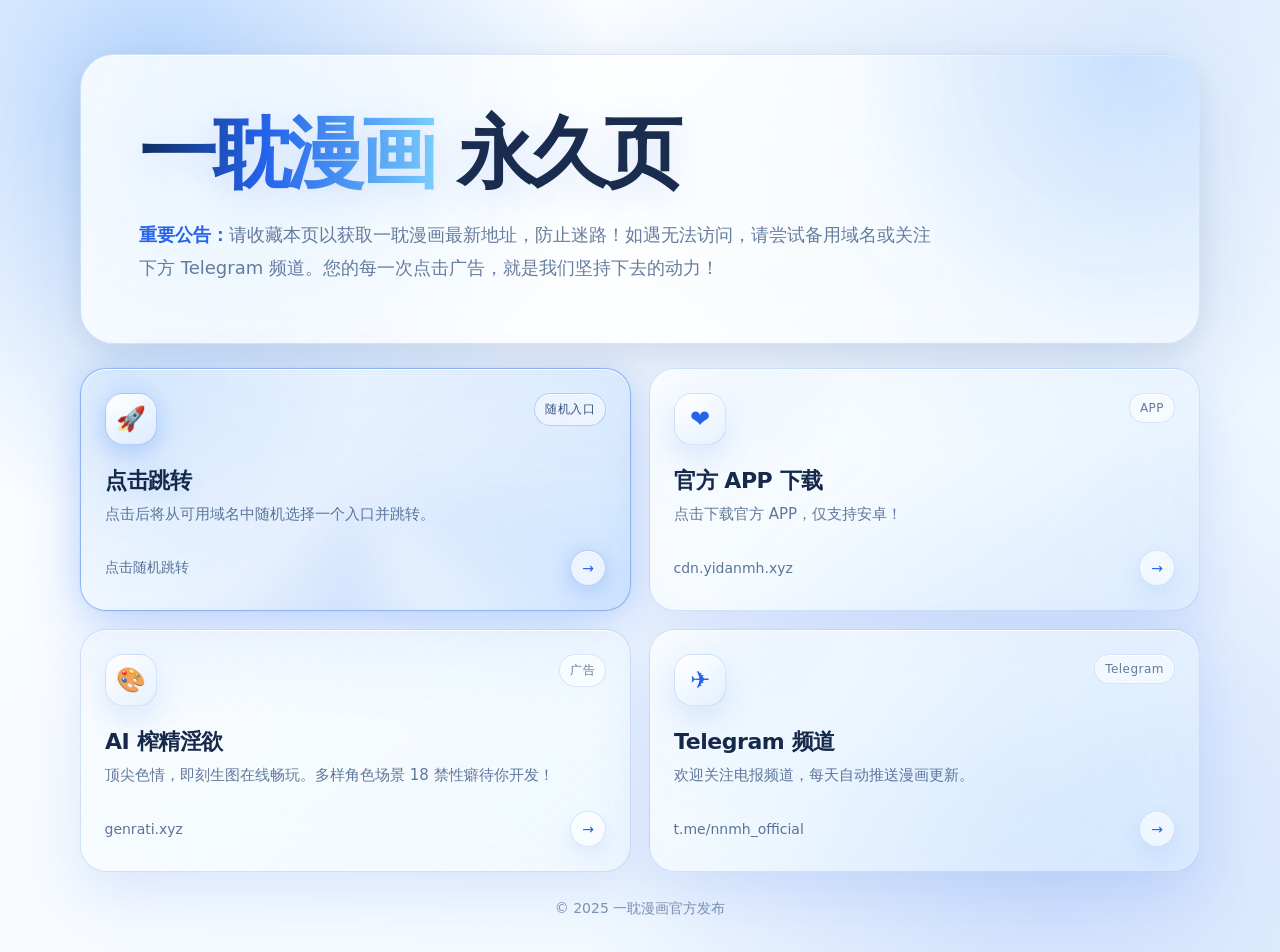
<file: index.html>
<!doctype html>
<html lang="zh-CN">
<head>
  <meta charset="utf-8" />
  <meta name="viewport" content="width=device-width, initial-scale=1, viewport-fit=cover" />
  <meta name="theme-color" content="#f7fbff" />
  <title>一耽漫画永久页</title>
  <style>
    :root {
      color-scheme: light;
      --bg: #f7fbff;
      --bg-soft: #eaf4ff;
      --text: rgba(12, 32, 68, .94);
      --muted: rgba(33, 64, 112, .68);
      --line: rgba(37, 99, 235, .18);
      --glass: rgba(255, 255, 255, .62);
      --glass-strong: rgba(255, 255, 255, .78);
      --accent: #2563eb;
      --accent-light: #60a5fa;
      --accent-soft: rgba(37, 99, 235, .12);
      --glow: rgba(37, 99, 235, .34);
      --glow-strong: rgba(96, 165, 250, .48);
      --radius-xl: 34px;
      --radius-lg: 26px;
      --shadow: 0 24px 90px rgba(31, 91, 180, .14), 0 8px 30px rgba(15, 45, 92, .08);
      --card-shadow: 0 22px 54px rgba(37, 99, 235, .13), inset 0 1px 0 rgba(255, 255, 255, .86);
      --font: ui-sans-serif, system-ui, -apple-system, BlinkMacSystemFont, "Segoe UI", "PingFang SC", "Hiragino Sans GB", "Microsoft YaHei", Arial, sans-serif;
    }

    * { box-sizing: border-box; }

    html { min-height: 100%; background: var(--bg); }

    body {
      min-height: 100vh;
      margin: 0;
      font-family: var(--font);
      color: var(--text);
      overflow-x: hidden;
      background:
        radial-gradient(circle at 12% 8%, rgba(96, 165, 250, .42), transparent 28rem),
        radial-gradient(circle at 90% 0%, rgba(219, 234, 254, .95), transparent 34rem),
        radial-gradient(circle at 82% 88%, rgba(37, 99, 235, .18), transparent 30rem),
        linear-gradient(145deg, #ffffff 0%, var(--bg) 48%, #eef7ff 100%);
    }

    body::before,
    body::after {
      content: "";
      position: fixed;
      inset: 0;
      pointer-events: none;
      z-index: -1;
    }

    body::before {
      opacity: .28;
      background-image:
        linear-gradient(rgba(37, 99, 235, .06) 1px, transparent 1px),
        linear-gradient(90deg, rgba(37, 99, 235, .06) 1px, transparent 1px);
      background-size: 42px 42px;
      mask-image: radial-gradient(circle at 50% 20%, #000, transparent 72%);
    }

    body::after {
      background:
        linear-gradient(118deg, transparent 0 38%, rgba(255, 255, 255, .72) 44%, transparent 52% 100%),
        radial-gradient(circle at 50% 120%, rgba(37, 99, 235, .08), transparent 30rem);
    }

    .page {
      width: min(1120px, calc(100% - 32px));
      margin: 0 auto;
      padding: 54px 0 34px;
      position: relative;
    }

    .hero {
      position: relative;
      border: 1px solid rgba(37, 99, 235, .16);
      border-radius: var(--radius-xl);
      padding: clamp(30px, 5vw, 58px);
      background:
        linear-gradient(145deg, rgba(255,255,255,.86), rgba(255,255,255,.42)),
        radial-gradient(circle at 12% 0%, rgba(96, 165, 250, .26), transparent 34%),
        radial-gradient(circle at 100% 18%, rgba(219, 234, 254, .88), transparent 36%);
      box-shadow: var(--shadow), inset 0 1px 0 rgba(255,255,255,.95);
      backdrop-filter: blur(28px) saturate(145%);
      -webkit-backdrop-filter: blur(28px) saturate(145%);
      overflow: hidden;
      transform: translateZ(0);
    }

    .hero::before {
      content: "";
      position: absolute;
      width: 620px;
      height: 620px;
      right: -240px;
      top: -300px;
      background:
        radial-gradient(circle at 30% 30%, rgba(255,255,255,.9), transparent 12%),
        radial-gradient(circle, rgba(96, 165, 250, .28), transparent 62%);
      filter: blur(.5px);
      opacity: .95;
      animation: liquidFloat 12s ease-in-out infinite alternate;
    }

    h1 {
      position: relative;
      margin: 0;
      font-size: clamp(30px, 8.2vw, 78px);
      line-height: 1.04;
      letter-spacing: -.055em;
      white-space: nowrap;
      text-wrap: normal;
      text-shadow: 0 10px 36px rgba(37, 99, 235, .16);
    }

    .title-gradient {
      background: linear-gradient(92deg, #0f2d5c, var(--accent) 42%, #7dd3fc 100%);
      -webkit-background-clip: text;
      background-clip: text;
      color: transparent;
    }

    .notice {
      position: relative;
      max-width: 800px;
      margin: 24px 0 0;
      color: var(--muted);
      font-size: clamp(15px, 1.9vw, 18px);
      line-height: 1.85;
    }

    .notice strong,
    .notice .strong {
      color: var(--accent);
      font-weight: 800;
    }

    .grid {
      margin: 24px 0 0;
      display: grid;
      grid-template-columns: repeat(12, 1fr);
      gap: 18px;
      perspective: 1000px;
    }

    .card {
      --rx: 0deg;
      --ry: 0deg;
      --mx: 50%;
      --my: 18%;
      --card-image: none;
      position: relative;
      grid-column: span 4;
      min-height: 190px;
      display: flex;
      flex-direction: column;
      justify-content: space-between;
      gap: 22px;
      padding: 24px;
      border: 1px solid var(--line);
      border-radius: var(--radius-lg);
      color: inherit;
      text-decoration: none;
      overflow: hidden;
      isolation: isolate;
      background:
        radial-gradient(circle at var(--mx) var(--my), rgba(255,255,255,.95), transparent 0 16%, transparent 34%),
        linear-gradient(145deg, rgba(255,255,255,.74), rgba(255,255,255,.44) 48%, rgba(219,234,254,.68));
      box-shadow: var(--card-shadow);
      backdrop-filter: blur(26px) saturate(170%);
      -webkit-backdrop-filter: blur(26px) saturate(170%);
      transform: rotateX(var(--rx)) rotateY(var(--ry)) translateY(0) translateZ(0);
      transform-style: preserve-3d;
      transition: transform .26s cubic-bezier(.2,.8,.2,1), border-color .26s ease, box-shadow .26s ease, background .26s ease;
    }

    .card.size-large { grid-column: span 6; }


    /* 随机域名入口：固定优先显示，并用独立动效增强辨识度 */
    .card.random-domain-card {
      order: -1;
      border-color: rgba(37, 99, 235, .42);
      background:
        radial-gradient(circle at var(--mx) var(--my), rgba(255,255,255,.98), transparent 0 18%, transparent 38%),
        radial-gradient(circle at 8% 0%, rgba(96,165,250,.24), transparent 42%),
        linear-gradient(135deg, rgba(255,255,255,.88), rgba(219,234,254,.70) 52%, rgba(191,219,254,.58));
      box-shadow:
        0 24px 62px rgba(37, 99, 235, .20),
        0 0 0 1px rgba(96, 165, 250, .08),
        0 0 28px rgba(96, 165, 250, .20),
        inset 0 1px 0 rgba(255,255,255,.98);
      animation: randomCardGlow 2.6s ease-in-out infinite;
    }

    .card.random-domain-card::before {
      inset: -1px;
      opacity: .72;
      background:
        linear-gradient(115deg,
          transparent 0%,
          transparent 30%,
          rgba(255,255,255,.18) 38%,
          rgba(255,255,255,.92) 47%,
          rgba(125,211,252,.32) 53%,
          transparent 62%,
          transparent 100%);
      background-size: 230% 100%;
      background-position: 130% 0;
      mask-image: none;
      animation: randomCardSheen 3.6s ease-in-out infinite;
    }

    .card.random-domain-card::after {
      inset: -55%;
      opacity: .34;
      filter: blur(24px);
      background:
        conic-gradient(from 0deg,
          transparent 0 18%,
          rgba(96,165,250,.18) 28%,
          rgba(255,255,255,.82) 38%,
          rgba(37,99,235,.24) 48%,
          transparent 61% 100%);
      animation: randomCardOrbit 8s linear infinite;
    }

    .card.random-domain-card:hover,
    .card.random-domain-card:focus-visible {
      border-color: rgba(37, 99, 235, .58);
      box-shadow:
        0 28px 72px rgba(37, 99, 235, .24),
        0 0 38px rgba(96, 165, 250, .28),
        inset 0 1px 0 rgba(255,255,255,1);
    }

    .card.random-domain-card:hover::after,
    .card.random-domain-card:focus-visible::after {
      opacity: .50;
    }

    .random-domain-card .icon {
      border-color: rgba(37,99,235,.30);
      box-shadow:
        0 14px 30px rgba(37,99,235,.18),
        0 0 20px rgba(96,165,250,.20),
        inset 0 1px 0 rgba(255,255,255,.96);
      animation: randomIconFloat 1.8s ease-in-out infinite;
    }

    .random-domain-card .tag {
      color: rgba(15,45,92,.82);
      border-color: rgba(37,99,235,.28);
      background: rgba(239,246,255,.82);
      box-shadow:
        0 0 0 0 rgba(37,99,235,.16),
        inset 0 1px 0 rgba(255,255,255,.96);
      animation: randomTagPulse 1.9s ease-in-out infinite;
    }

    .random-domain-card h2 {
      color: rgba(15,45,92,.98);
      text-shadow: 0 6px 20px rgba(37,99,235,.12);
    }

    .random-domain-card .arrow {
      background: rgba(239,246,255,.90);
      border-color: rgba(37,99,235,.28);
      box-shadow:
        0 10px 24px rgba(37,99,235,.15),
        0 0 18px rgba(96,165,250,.16),
        inset 0 1px 0 rgba(255,255,255,.96);
      animation: randomArrowNudge 1.35s ease-in-out infinite;
    }

    .card.has-image {
      background:
        linear-gradient(145deg, rgba(255,255,255,.34), rgba(239,246,255,.18)),
        var(--card-image) center / cover no-repeat;
      background-blend-mode: soft-light, normal;
    }

    .card::before,
    .card::after {
      content: "";
      position: absolute;
      inset: 0;
      pointer-events: none;
      z-index: -1;
    }

    .card::before {
      background:
        linear-gradient(135deg, rgba(255,255,255,.98), transparent 24% 72%, rgba(219,234,254,.62)),
        radial-gradient(circle at 0 0, var(--glow-strong), transparent 34%),
        radial-gradient(circle at 100% 100%, rgba(37, 99, 235, .18), transparent 31%);
      opacity: .34;
      mask-image: linear-gradient(#000, transparent 90%);
    }

    .card.has-image::before {
      background:
        linear-gradient(135deg, rgba(255,255,255,.22), transparent 30% 76%, rgba(219,234,254,.18)),
        radial-gradient(circle at 0 0, rgba(96,165,250,.18), transparent 28%);
      opacity: .24;
    }

    .card.has-image::after {
      opacity: 0;
    }

    .card::after {
      inset: -45%;
      background: conic-gradient(from 180deg, transparent, rgba(255,255,255,.72), rgba(96, 165, 250, .42), rgba(37, 99, 235, .18), transparent 72%);
      filter: blur(20px);
      opacity: 0;
      transform: rotate(10deg) scale(.92);
      transition: opacity .26s ease, transform .26s ease;
    }

    .card:hover,
    .card:focus-visible {
      border-color: rgba(37, 99, 235, .30);
      box-shadow:
        0 18px 44px rgba(37, 99, 235, .15),
        0 0 22px rgba(96, 165, 250, .18),
        inset 0 1px 0 rgba(255, 255, 255, .96);
      transform: rotateX(var(--rx)) rotateY(var(--ry)) translateY(-3px) translateZ(6px);
    }

    .card:hover::after,
    .card:focus-visible::after {
      opacity: .38;
      transform: rotate(14deg) scale(.96);
    }

    .card:focus-visible {
      outline: 3px solid rgba(37, 99, 235, .28);
      outline-offset: 4px;
    }

    .card-top {
      display: flex;
      align-items: flex-start;
      justify-content: space-between;
      gap: 14px;
      transform: translateZ(10px);
    }

    .icon {
      width: 52px;
      height: 52px;
      display: grid;
      place-items: center;
      flex: 0 0 auto;
      border-radius: 18px;
      background:
        linear-gradient(145deg, rgba(255,255,255,.92), rgba(219,234,254,.58)),
        radial-gradient(circle at 30% 20%, rgba(255,255,255,1), transparent 48%);
      border: 1px solid rgba(37, 99, 235, .16);
      box-shadow: 0 14px 30px rgba(37,99,235,.13), inset 0 1px 0 rgba(255,255,255,.92);
      font-size: 24px;
      color: var(--accent);
      overflow: hidden;
    }

    .icon img {
      width: 100%;
      height: 100%;
      object-fit: cover;
      display: block;
    }

    .tag {
      padding: 7px 10px;
      border-radius: 999px;
      border: 1px solid rgba(37,99,235,.15);
      background: rgba(255,255,255,.56);
      color: rgba(15, 45, 92, .62);
      font-size: 12px;
      letter-spacing: .04em;
      white-space: nowrap;
      box-shadow: inset 0 1px 0 rgba(255,255,255,.9);
    }

    .card h2 {
      margin: 0;
      font-size: 22px;
      line-height: 1.25;
      letter-spacing: -.02em;
      transform: translateZ(12px);
      color: rgba(12, 32, 68, .96);
    }

    .card p {
      margin: 8px 0 0;
      color: rgba(33, 64, 112, .70);
      line-height: 1.7;
      font-size: 15px;
      transform: translateZ(8px);
    }

    .card-bottom {
      display: flex;
      align-items: center;
      justify-content: space-between;
      gap: 14px;
      transform: translateZ(10px);
      color: rgba(33, 64, 112, .72);
      font-size: 14px;
    }

    .arrow {
      width: 36px;
      height: 36px;
      display: grid;
      place-items: center;
      border-radius: 999px;
      color: var(--accent);
      background: rgba(255, 255, 255, .58);
      border: 1px solid rgba(37, 99, 235, .16);
      box-shadow: 0 10px 22px rgba(37,99,235,.10), inset 0 1px 0 rgba(255,255,255,.92);
      transition: transform .28s ease, background .28s ease;
    }

    .card:hover .arrow,
    .card:focus-visible .arrow {
      transform: translateX(2px);
      background: rgba(219, 234, 254, .78);
    }

    .card.disabled {
      cursor: default;
      opacity: .72;
    }

    .card.disabled:hover {
      transform: none;
      border-color: var(--line);
      box-shadow: var(--card-shadow);
    }

    .footer {
      margin: 28px auto 0;
      text-align: center;
      color: rgba(33, 64, 112, .55);
      font-size: 14px;
    }

    .status {
      min-height: 120px;
      grid-column: 1 / -1;
      display: grid;
      place-items: center;
      border: 1px solid var(--line);
      border-radius: var(--radius-lg);
      background: rgba(255,255,255,.58);
      color: var(--muted);
      backdrop-filter: blur(18px);
      -webkit-backdrop-filter: blur(18px);
    }


    @keyframes randomCardGlow {
      0%, 100% {
        box-shadow:
          0 24px 62px rgba(37, 99, 235, .18),
          0 0 0 1px rgba(96, 165, 250, .08),
          0 0 22px rgba(96, 165, 250, .16),
          inset 0 1px 0 rgba(255,255,255,.98);
      }
      50% {
        box-shadow:
          0 28px 70px rgba(37, 99, 235, .24),
          0 0 0 1px rgba(96, 165, 250, .14),
          0 0 36px rgba(96, 165, 250, .28),
          inset 0 1px 0 rgba(255,255,255,1);
      }
    }

    @keyframes randomCardSheen {
      0%, 18% { background-position: 135% 0; opacity: .30; }
      48%, 62% { opacity: .78; }
      82%, 100% { background-position: -135% 0; opacity: .28; }
    }

    @keyframes randomCardOrbit {
      from { transform: rotate(0deg) scale(.94); }
      to { transform: rotate(360deg) scale(.94); }
    }

    @keyframes randomIconFloat {
      0%, 100% { transform: translateY(0) rotate(-2deg); }
      50% { transform: translateY(-5px) rotate(2deg); }
    }

    @keyframes randomTagPulse {
      0%, 100% {
        transform: scale(1);
        box-shadow: 0 0 0 0 rgba(37,99,235,.16), inset 0 1px 0 rgba(255,255,255,.96);
      }
      50% {
        transform: scale(1.035);
        box-shadow: 0 0 0 7px rgba(37,99,235,0), inset 0 1px 0 rgba(255,255,255,.96);
      }
    }

    @keyframes randomArrowNudge {
      0%, 100% { transform: translateX(0); }
      50% { transform: translateX(4px); }
    }

    @keyframes liquidFloat {
      0% { transform: translate3d(0, 0, 0) rotate(0deg) scale(1); border-radius: 44% 56% 62% 38% / 40% 48% 52% 60%; }
      100% { transform: translate3d(-30px, 38px, 0) rotate(16deg) scale(1.08); border-radius: 58% 42% 45% 55% / 56% 46% 54% 44%; }
    }

    @media (max-width: 900px) {
      .page {
        width: min(100% - 24px, 720px);
        padding-top: 22px;
      }

      .grid { gap: 14px; }

      .card,
      .card.size-large {
        grid-column: span 12;
        min-height: 168px;
      }
    }

    @media (max-width: 520px) {
      .hero {
        border-radius: 24px;
        padding: 28px 18px;
      }

      h1 {
        font-size: clamp(28px, 9vw, 36px);
        letter-spacing: -.06em;
      }

      .card {
        padding: 20px;
        border-radius: 22px;
      }

      .card-top { align-items: center; }

      .icon {
        width: 48px;
        height: 48px;
      }
    }

    @media (prefers-reduced-motion: reduce) {
      *, *::before, *::after {
        animation-duration: .01ms !important;
        animation-iteration-count: 1 !important;
        scroll-behavior: auto !important;
        transition-duration: .01ms !important;
      }

      .card,
      .card:hover,
      .card:focus-visible { transform: none; }
    }
  </style>
</head>
<body>
  <main class="page">
    <section class="hero" aria-labelledby="page-title">
      <h1 id="page-title"><span class="title-gradient" data-field="hero-title">一耽漫画</span><span class="hero-title-gap" aria-hidden="true"> </span><span data-field="hero-subtitle">永久页</span></h1>
      <p class="notice" data-field="notice">正在加载页面配置...</p>
    </section>

    <section class="grid" aria-label="访问入口" id="cardGrid">
      <div class="status">正在加载 config.YAML...</div>
    </section>

    <footer class="footer" data-field="footer"></footer>
  </main>

  <script>
    const fallbackConfig = {
      site: {
        title: "一耽漫画永久页",
        hero_title: "一耽漫画",
        hero_subtitle: "永久页",
        notice: "重要公告：请收藏本页以获取一耽漫画最新地址，防止迷路！如遇无法访问，请尝试备用域名或关注下方 Telegram 频道。您的每一次点击广告，就是我们坚持下去的动力！",
        footer: "© 2025 一耽漫画官方发布"
      },
      theme: {
        accent: "#2563eb",
        accent_light: "#60a5fa",
        background: "#f7fbff"
      },
      domains: [],
      cards: []
    };

    function stripYamlComment(line) {
      let single = false;
      let double = false;
      let escaped = false;
      for (let i = 0; i < line.length; i += 1) {
        const char = line[i];
        if (escaped) { escaped = false; continue; }
        if (char === "\\" && double) { escaped = true; continue; }
        if (char === "'" && !double) single = !single;
        if (char === '"' && !single) double = !double;
        if (char === "#" && !single && !double) return line.slice(0, i);
      }
      return line;
    }

    function splitYamlKeyValue(text) {
      let single = false;
      let double = false;
      let escaped = false;
      for (let i = 0; i < text.length; i += 1) {
        const char = text[i];
        if (escaped) { escaped = false; continue; }
        if (char === "\\" && double) { escaped = true; continue; }
        if (char === "'" && !double) single = !single;
        if (char === '"' && !single) double = !double;
        if (char === ":" && !single && !double && (i === text.length - 1 || /\s/.test(text[i + 1]))) {
          return [text.slice(0, i).trim(), text.slice(i + 1).trim()];
        }
      }
      return [text.trim(), ""];
    }

    function parseScalar(value) {
      const raw = value.trim();
      if (raw === "") return "";
      if (raw === "true") return true;
      if (raw === "false") return false;
      if (raw === "null" || raw === "~") return null;
      if ((raw.startsWith('"') && raw.endsWith('"')) || (raw.startsWith("'") && raw.endsWith("'"))) {
        const body = raw.slice(1, -1);
        if (raw[0] === '"') {
          return body
            .replace(/\\n/g, "\n")
            .replace(/\\r/g, "\r")
            .replace(/\\t/g, "\t")
            .replace(/\\"/g, '"')
            .replace(/\\\\/g, "\\");
        }
        return body.replace(/''/g, "'");
      }
      if (/^-?\d+(\.\d+)?$/.test(raw)) return Number(raw);
      return raw;
    }

    function parseSimpleYaml(text) {
      const lines = text
        .replace(/^\uFEFF/, "")
        .split(/\r?\n/)
        .map((line) => stripYamlComment(line))
        .filter((line) => line.trim() !== "")
        .map((line) => ({
          indent: line.match(/^ */)[0].length,
          content: line.trim()
        }));

      let index = 0;

      function parseBlock(indent) {
        if (index >= lines.length) return {};
        const startsArray = lines[index].indent === indent && lines[index].content.startsWith("- ");

        if (startsArray) {
          const array = [];
          while (index < lines.length && lines[index].indent === indent && lines[index].content.startsWith("- ")) {
            let rest = lines[index].content.slice(2).trim();
            index += 1;

            if (rest === "") {
              array.push(parseBlock(indent + 2));
              continue;
            }

            const [firstKey, firstValue] = splitYamlKeyValue(rest);
            const isObjectItem = firstKey !== rest || firstValue !== "";

            if (isObjectItem) {
              const item = {};
              item[firstKey] = firstValue === "" ? parseBlock(indent + 2) : parseScalar(firstValue);

              while (index < lines.length && lines[index].indent > indent) {
                const line = lines[index];
                if (line.indent === indent + 2 && !line.content.startsWith("- ")) {
                  const [key, value] = splitYamlKeyValue(line.content);
                  index += 1;
                  item[key] = value === "" ? parseBlock(indent + 4) : parseScalar(value);
                } else {
                  break;
                }
              }
              array.push(item);
            } else {
              array.push(parseScalar(rest));
            }
          }
          return array;
        }

        const object = {};
        while (index < lines.length && lines[index].indent === indent && !lines[index].content.startsWith("- ")) {
          const [key, value] = splitYamlKeyValue(lines[index].content);
          index += 1;
          object[key] = value === "" ? parseBlock(indent + 2) : parseScalar(value);
        }
        return object;
      }

      return parseBlock(0);
    }

    function normalizeConfig(config) {
      return {
        site: { ...fallbackConfig.site, ...(config.site || {}) },
        theme: { ...fallbackConfig.theme, ...(config.theme || {}) },
        domains: Array.isArray(config.domains) ? config.domains : [],
        cards: Array.isArray(config.cards) ? config.cards : []
      };
    }

    function applyTheme(theme) {
      const root = document.documentElement;
      if (theme.accent) root.style.setProperty("--accent", theme.accent);
      if (theme.accent_light) root.style.setProperty("--accent-light", theme.accent_light);
      if (theme.background) root.style.setProperty("--bg", theme.background);
      const meta = document.querySelector('meta[name="theme-color"]');
      if (meta && theme.background) meta.setAttribute("content", theme.background);
    }

    function setText(selector, value) {
      const node = document.querySelector(selector);
      if (node) node.textContent = value || "";
    }

    function renderNotice(text) {
      const notice = document.querySelector('[data-field="notice"]');
      if (!notice) return;
      notice.textContent = text || "";
      const value = notice.textContent;
      const marker = "重要公告：";
      if (value.startsWith(marker)) {
        notice.textContent = "";
        const strong = document.createElement("strong");
        strong.textContent = marker;
        notice.append(strong, value.slice(marker.length));
      }
    }

    function normalizeDomainUrl(value) {
      const raw = String(value || "").trim();
      if (!raw) return "";

      const candidate = /^https?:\/\//i.test(raw) ? raw : `https://${raw}`;
      try {
        const url = new URL(candidate);
        if (!url.hostname || !["http:", "https:"].includes(url.protocol)) return "";
        return url.href;
      } catch (error) {
        console.warn("已忽略无效域名：", raw);
        return "";
      }
    }

    function getDomainPool(domains) {
      if (!Array.isArray(domains)) return [];
      return domains.map(normalizeDomainUrl).filter(Boolean);
    }

    function makeCard(card, domains = []) {
      const isRandomDomain = card.action === "random_domain";
      const domainPool = isRandomDomain ? getDomainPool(domains) : [];
      const disabled = Boolean(card.disabled) || (isRandomDomain ? domainPool.length === 0 : !card.href);
      const element = disabled ? document.createElement("article") : document.createElement("a");
      element.className = "card";
      if (isRandomDomain) element.classList.add("random-domain-card");
      if (card.size === "large") element.classList.add("size-large");
      if (disabled) element.classList.add("disabled");

      if (!disabled && isRandomDomain) {
        element.href = "#";
        element.addEventListener("click", (event) => {
          event.preventDefault();
          const target = domainPool[Math.floor(Math.random() * domainPool.length)];
          if (target) window.location.assign(target);
        });
      } else if (!disabled) {
        element.href = card.href;
        element.target = "_blank";
        element.rel = "noopener noreferrer";
      } else {
        element.setAttribute("aria-label", card.title || "未命名卡片");
      }

      if (card.background_image) {
        element.classList.add("has-image");
        element.style.setProperty("--card-image", `url("${String(card.background_image).replace(/"/g, "\\\"")}")`);
      }

      const top = document.createElement("div");
      top.className = "card-top";

      const icon = document.createElement("span");
      icon.className = "icon";
      icon.setAttribute("aria-hidden", "true");
      if (card.icon_image) {
        const img = document.createElement("img");
        img.src = card.icon_image;
        img.alt = "";
        icon.appendChild(img);
      } else {
        icon.textContent = card.icon || "•";
      }

      const tag = document.createElement("span");
      tag.className = "tag";
      tag.textContent = card.tag || "LINK";
      top.append(icon, tag);

      const content = document.createElement("div");
      const title = document.createElement("h2");
      title.textContent = card.title || "未命名卡片";
      const description = document.createElement("p");
      description.textContent = card.description || "";
      content.append(title, description);

      const bottom = document.createElement("div");
      bottom.className = "card-bottom";
      const meta = document.createElement("span");
      meta.textContent = card.meta || (card.href ? card.href.replace(/^https?:\/\//, "").replace(/\/$/, "") : "");
      const arrow = document.createElement("span");
      arrow.className = "arrow";
      arrow.setAttribute("aria-hidden", "true");
      arrow.textContent = disabled ? "…" : "→";
      bottom.append(meta, arrow);

      element.append(top, content, bottom);
      return element;
    }

    function bindCardMotion() {
      const cards = document.querySelectorAll(".card:not(.disabled)");
      const reduceMotion = window.matchMedia("(prefers-reduced-motion: reduce)").matches;
      if (reduceMotion) return;

      cards.forEach((card) => {
        card.addEventListener("pointermove", (event) => {
          const rect = card.getBoundingClientRect();
          const x = event.clientX - rect.left;
          const y = event.clientY - rect.top;
          const px = x / rect.width;
          const py = y / rect.height;
          const rotateY = (px - .5) * 3;
          const rotateX = (.5 - py) * 3;
          card.style.setProperty("--rx", `${rotateX.toFixed(2)}deg`);
          card.style.setProperty("--ry", `${rotateY.toFixed(2)}deg`);
          card.style.setProperty("--mx", `${(px * 100).toFixed(1)}%`);
          card.style.setProperty("--my", `${(py * 100).toFixed(1)}%`);
        });

        card.addEventListener("pointerleave", () => {
          card.style.setProperty("--rx", "0deg");
          card.style.setProperty("--ry", "0deg");
          card.style.setProperty("--mx", "50%");
          card.style.setProperty("--my", "18%");
        });
      });
    }

    function renderSite(rawConfig) {
      const config = normalizeConfig(rawConfig || {});
      const grid = document.getElementById("cardGrid");
      applyTheme(config.theme);

      document.title = config.site.title;
      setText('[data-field="hero-title"]', config.site.hero_title);
      setText('[data-field="hero-subtitle"]', config.site.hero_subtitle);
      setText('[data-field="footer"]', config.site.footer);
      renderNotice(config.site.notice);

      grid.textContent = "";
      if (!config.cards.length) {
        const status = document.createElement("div");
        status.className = "status";
        status.textContent = "config.YAML 中暂未配置任何卡片。";
        grid.appendChild(status);
      } else {
        config.cards.forEach((card) => grid.appendChild(makeCard(card || {}, config.domains)));
      }
      bindCardMotion();
    }

    async function loadConfig() {
      try {
        const response = await fetch("./config.YAML", { cache: "no-store" });
        if (!response.ok) throw new Error(`HTTP ${response.status}`);
        const text = await response.text();
        renderSite(parseSimpleYaml(text));
      } catch (error) {
        console.warn("无法加载 config.YAML，已使用内置兜底配置：", error);
        renderSite(fallbackConfig);
      }
    }

    loadConfig();
  </script>
</body>
</html>
</file>
